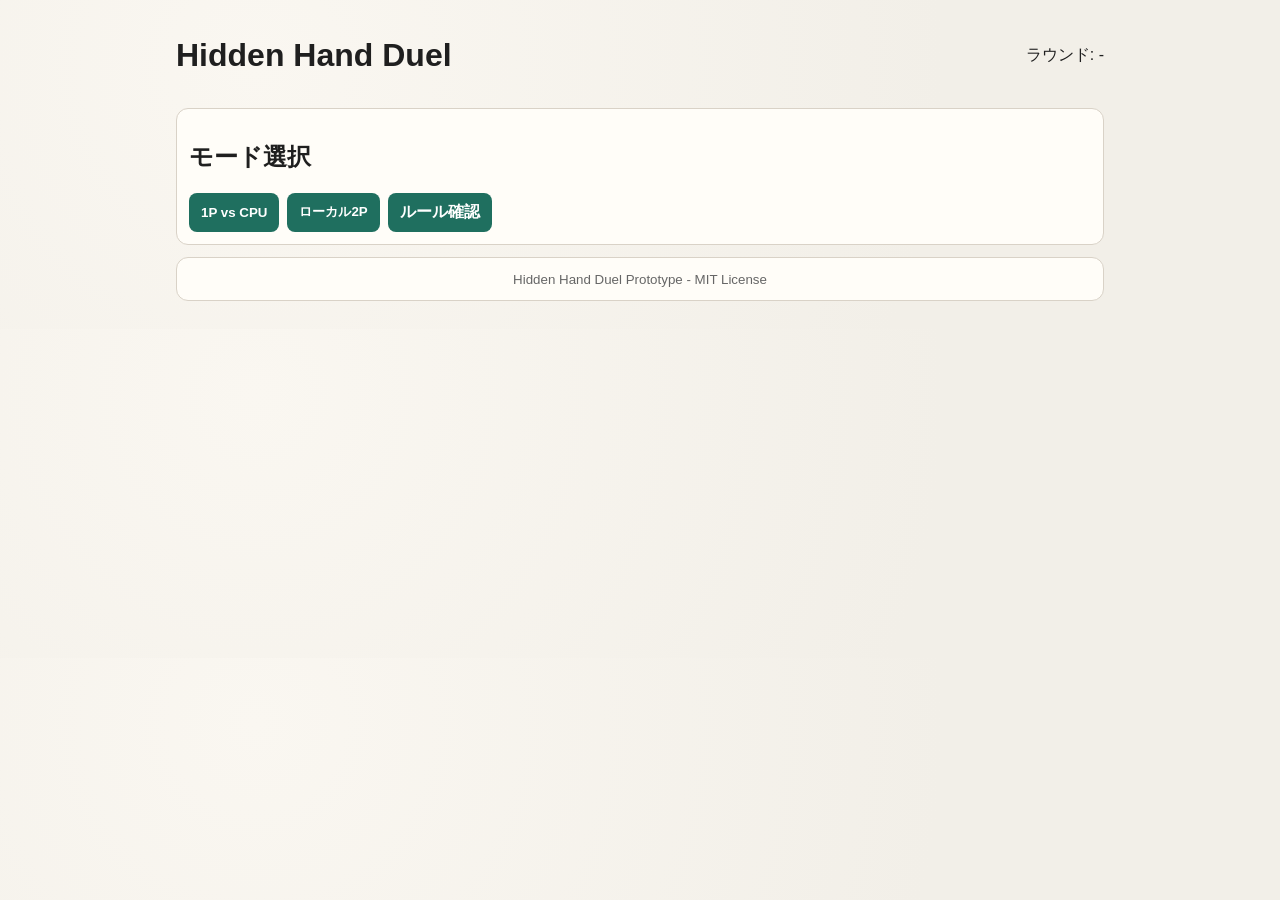
<file: index.html>
﻿<!doctype html>
<html lang="ja">
<head>
  <meta charset="utf-8">
  <meta name="viewport" content="width=device-width, initial-scale=1">
  <title>Hidden Hand Duel</title>
  <meta name="description" content="Rock-Paper-Scissors × カード心理戦のブラウザゲーム。CPU対戦とローカル2Pに対応。">
  <meta name="theme-color" content="#1f6f5f">
  <meta property="og:type" content="website">
  <meta property="og:title" content="Hidden Hand Duel">
  <meta property="og:description" content="Rock-Paper-Scissors × カード心理戦のブラウザゲーム。">
  <meta property="og:url" content="https://dic19milliq.github.io/hidden-hand-duel/">
  <meta property="og:site_name" content="Hidden Hand Duel">
  <meta name="twitter:card" content="summary">
  <meta name="twitter:title" content="Hidden Hand Duel">
  <meta name="twitter:description" content="Rock-Paper-Scissors × カード心理戦のブラウザゲーム。">
  <link rel="canonical" href="https://dic19milliq.github.io/hidden-hand-duel/">
  <link rel="stylesheet" href="style.css">
</head>
<body>
  <main class="app">
    <header class="topbar">
      <h1>Hidden Hand Duel</h1>
      <div id="roundLabel">ラウンド: -</div>
    </header>

    <section id="modeSelect" class="panel">
      <h2>モード選択</h2>
      <div class="row">
        <button id="modeCpuBtn">1P vs CPU</button>
        <button id="modeLocalBtn">ローカル2P</button>
        <a class="button-link" href="rules.html">ルール確認</a>
      </div>
    </section>

    <section id="gameBoard" class="hidden">
      <div class="status-grid">
        <article class="panel">
          <h2 id="p1Name">プレイヤー1</h2>
          <p>HP: <strong id="p1Hp">4</strong></p>
          <p>手札: <strong id="p1HandCount">0</strong> 枚</p>
        </article>

        <article class="panel center">
          <p>山札: <strong id="deckSize">0</strong></p>
          <p>捨て札: <span id="discardText">なし</span></p>
        </article>

        <article class="panel">
          <h2 id="p2Name">相手</h2>
          <p>HP: <strong id="p2Hp">4</strong></p>
          <p>手札: <strong id="p2HandCount">0</strong> 枚</p>
        </article>
      </div>

      <section class="panel">
        <h2 id="turnLabel">ターン</h2>
        <div id="privateInfo" class="private-note hidden"></div>

        <div class="controls">
          <div>
            <h3>じゃんけんを選択</h3>
            <div class="row">
              <label><input type="radio" name="rps" value="rock"> グー</label>
              <label><input type="radio" name="rps" value="paper"> パー</label>
              <label><input type="radio" name="rps" value="scissors"> チョキ</label>
            </div>
          </div>

          <div>
            <h3>効果カード（任意）</h3>
            <select id="cardSelect"></select>
            <div id="cardHint" class="hint"></div>
          </div>

          <button id="confirmBtn">選択を確定</button>
        </div>
      </section>

      <section class="panel" id="revealPanel">
        <h2>ラウンド公開</h2>
        <div id="revealText">まだラウンドは開始していません。</div>
        <div id="resolutionTimeline" class="timeline-wrap hidden"></div>
        <div id="resolutionSummary" class="summary-box hidden"></div>
        <div class="phase-actions">
          <button id="revealEffectsBtn">カード効果を公開して解決</button>
        </div>
      </section>

      <section class="panel">
        <h2>カード効果一覧</h2>
        <ul id="cardCatalog" class="catalog-list"></ul>
      </section>

      <section class="panel">
        <h2>イベントログ（簡易）</h2>
        <ul id="logList"></ul>
      </section>

      <section class="row end-actions">
        <button id="restartBtn">同モードで再スタート</button>
      </section>
    </section>

    <footer class="panel footer-note">
      <small>Hidden Hand Duel Prototype - MIT License</small>
    </footer>
  </main>

  <div id="maskOverlay" class="overlay hidden">
    <div class="overlay-card">
      <h2>端末を渡してください</h2>
      <p id="maskText">プレイヤー2の入力に切り替えます。</p>
      <button id="maskContinueBtn">続ける</button>
    </div>
  </div>

  <script src="cards.js"></script>
  <script src="ai.js"></script>
  <script src="game.js"></script>
</body>
</html>
</file>
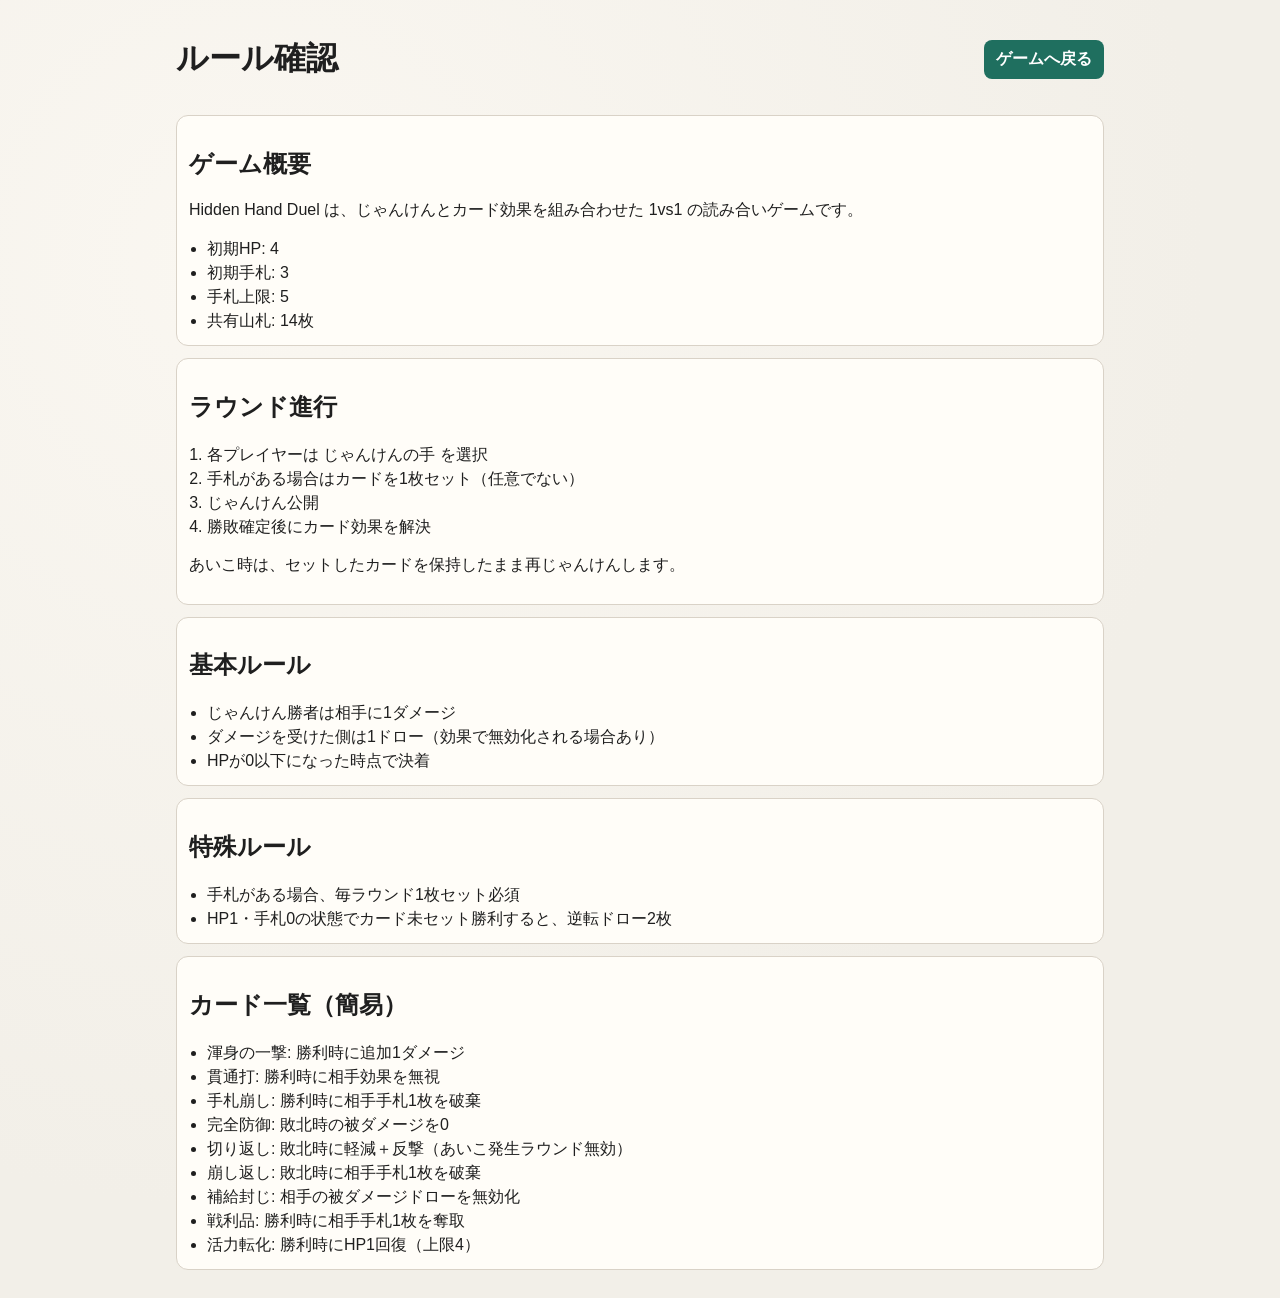
<file: rules.html>
﻿<!doctype html>
<html lang="ja">
<head>
  <meta charset="utf-8">
  <meta name="viewport" content="width=device-width, initial-scale=1">
  <title>ルール確認 | Hidden Hand Duel</title>
  <meta name="description" content="Hidden Hand Duel のルール説明ページ">
  <link rel="stylesheet" href="style.css">
</head>
<body>
  <main class="app">
    <header class="topbar">
      <h1>ルール確認</h1>
      <a class="button-link" href="index.html">ゲームへ戻る</a>
    </header>

    <section class="panel">
      <h2>ゲーム概要</h2>
      <p>Hidden Hand Duel は、じゃんけんとカード効果を組み合わせた 1vs1 の読み合いゲームです。</p>
      <ul class="summary-list">
        <li>初期HP: 4</li>
        <li>初期手札: 3</li>
        <li>手札上限: 5</li>
        <li>共有山札: 14枚</li>
      </ul>
    </section>

    <section class="panel">
      <h2>ラウンド進行</h2>
      <ol class="summary-list">
        <li>各プレイヤーは じゃんけんの手 を選択</li>
        <li>手札がある場合はカードを1枚セット（任意でない）</li>
        <li>じゃんけん公開</li>
        <li>勝敗確定後にカード効果を解決</li>
      </ol>
      <p>あいこ時は、セットしたカードを保持したまま再じゃんけんします。</p>
    </section>

    <section class="panel">
      <h2>基本ルール</h2>
      <ul class="summary-list">
        <li>じゃんけん勝者は相手に1ダメージ</li>
        <li>ダメージを受けた側は1ドロー（効果で無効化される場合あり）</li>
        <li>HPが0以下になった時点で決着</li>
      </ul>
    </section>

    <section class="panel">
      <h2>特殊ルール</h2>
      <ul class="summary-list">
        <li>手札がある場合、毎ラウンド1枚セット必須</li>
        <li>HP1・手札0の状態でカード未セット勝利すると、逆転ドロー2枚</li>
      </ul>
    </section>

    <section class="panel">
      <h2>カード一覧（簡易）</h2>
      <ul class="summary-list">
        <li>渾身の一撃: 勝利時に追加1ダメージ</li>
        <li>貫通打: 勝利時に相手効果を無視</li>
        <li>手札崩し: 勝利時に相手手札1枚を破棄</li>
        <li>完全防御: 敗北時の被ダメージを0</li>
        <li>切り返し: 敗北時に軽減＋反撃（あいこ発生ラウンド無効）</li>
        <li>崩し返し: 敗北時に相手手札1枚を破棄</li>
        <li>補給封じ: 相手の被ダメージドローを無効化</li>
        <li>戦利品: 勝利時に相手手札1枚を奪取</li>
        <li>活力転化: 勝利時にHP1回復（上限4）</li>
      </ul>
    </section>
  </main>
</body>
</html>
</file>
<file: style.css>
﻿:root {
  color-scheme: light;
  --bg: #f2efe8;
  --panel: #fffdf8;
  --ink: #1f1f1f;
  --accent: #1f6f5f;
  --line: #d9d2c7;
  --ok: #2f855a;
  --warn: #a16207;
  --bad: #c53030;
  --muted: #6b7280;
}

* {
  box-sizing: border-box;
}

body {
  margin: 0;
  font-family: "Trebuchet MS", "Segoe UI", sans-serif;
  background: radial-gradient(circle at 20% 20%, #faf7f1 0%, var(--bg) 65%);
  color: var(--ink);
}

.app {
  max-width: 960px;
  margin: 0 auto;
  padding: 16px;
}

.topbar {
  display: flex;
  justify-content: space-between;
  align-items: center;
  margin-bottom: 12px;
}

.panel {
  background: var(--panel);
  border: 1px solid var(--line);
  border-radius: 12px;
  padding: 12px;
  margin-bottom: 12px;
}

.center {
  text-align: center;
}

.status-grid {
  display: grid;
  grid-template-columns: 1fr 1fr 1fr;
  gap: 10px;
}

.controls {
  display: grid;
  grid-template-columns: 1fr 1fr auto;
  align-items: end;
  gap: 10px;
}

.phase-actions {
  margin-top: 12px;
  display: flex;
  justify-content: flex-end;
}

.row {
  display: flex;
  gap: 8px;
  flex-wrap: wrap;
}

button,
.button-link {
  border: 0;
  border-radius: 8px;
  padding: 9px 12px;
  background: var(--accent);
  color: #fff;
  cursor: pointer;
  font-weight: 600;
}

button:hover {
  filter: brightness(0.95);
}

button:disabled {
  opacity: 0.55;
  cursor: not-allowed;
}

select {
  min-width: 220px;
  padding: 7px;
  border-radius: 8px;
  border: 1px solid var(--line);
}

.hint {
  font-size: 0.9rem;
  color: #555;
  margin-top: 6px;
}

.private-note {
  background: #fff4d6;
  border: 1px solid #eecb79;
  border-radius: 8px;
  padding: 8px;
  margin-bottom: 8px;
}

#revealText {
  line-height: 1.6;
}

.reveal-wrap {
  border: 1px solid var(--line);
  border-radius: 10px;
  background: #fffaf1;
  padding: 10px;
}

.reveal-head {
  font-weight: 700;
  margin-bottom: 8px;
}

.reveal-grid {
  display: grid;
  grid-template-columns: 1fr 1fr;
  gap: 10px;
}

.reveal-lane {
  border: 1px solid var(--line);
  border-radius: 10px;
  background: #fff;
  padding: 10px;
  text-align: center;
}

.lane-name {
  font-weight: 700;
  margin-bottom: 6px;
}

.lane-hand {
  font-size: 3rem;
  line-height: 1;
}

.lane-label {
  margin-top: 4px;
}

.outcome-badge {
  display: inline-block;
  margin-top: 8px;
  padding: 3px 10px;
  border-radius: 999px;
  font-weight: 700;
  color: #fff;
}

.badge-win {
  background: var(--ok);
}

.badge-loss {
  background: var(--bad);
}

.badge-tie {
  background: var(--muted);
}

.lane-card {
  margin-top: 8px;
  border-radius: 8px;
  border: 1px solid var(--line);
  padding: 6px 8px;
  font-weight: 700;
}

.card-hidden {
  background: linear-gradient(135deg, #3f3f46, #111827);
  color: #f9fafb;
  animation: cardPulse 1.2s ease-in-out infinite;
}

.card-revealed {
  background: #f0fff8;
  color: #114337;
  border-color: #9ad3b6;
  animation: cardFlip 240ms ease-out;
}

.lane-extra {
  margin-top: 8px;
  font-size: 0.9rem;
  color: #444;
}

.timeline-wrap {
  margin-top: 10px;
  border: 1px solid #d7e3df;
  background: #f9fcfb;
  border-radius: 10px;
  padding: 10px;
}

.timeline-list {
  list-style: none;
  margin: 0;
  padding: 0;
  display: grid;
  gap: 8px;
}

.timeline-item {
  border: 1px solid var(--line);
  border-left-width: 5px;
  border-radius: 8px;
  background: #fff;
  padding: 8px;
  opacity: 0;
  transform: translateY(8px);
  animation: timelineIn 260ms ease-out forwards;
  animation-delay: calc(var(--step) * 120ms);
}

.result-success {
  border-left-color: var(--ok);
}

.result-no_effect,
.result-not_triggered {
  border-left-color: var(--warn);
}

.result-ignored {
  border-left-color: var(--bad);
}

.result-info {
  border-left-color: var(--muted);
}

.event-top {
  display: flex;
  align-items: center;
  gap: 8px;
  flex-wrap: wrap;
}

.event-phase {
  display: inline-block;
  font-size: 0.78rem;
  font-weight: 800;
  letter-spacing: 0.04em;
  padding: 2px 6px;
  border-radius: 999px;
  color: #fff;
  background: #3f6d63;
}

.event-actor {
  font-weight: 700;
}

.event-card {
  font-size: 0.88rem;
  color: #2f4b43;
  background: #e9f5f1;
  border-radius: 999px;
  padding: 2px 8px;
}

.event-body {
  margin-top: 4px;
  font-size: 0.92rem;
}

.event-delta {
  margin-top: 5px;
  display: inline-block;
  font-size: 0.82rem;
  color: #0f5132;
  background: #e5f7ee;
  border-radius: 6px;
  padding: 2px 6px;
}

.summary-box {
  margin-top: 10px;
  border: 1px solid #cdd8d4;
  background: #f6fbf9;
  border-radius: 10px;
  padding: 10px;
}

.summary-title {
  font-weight: 700;
  margin-bottom: 6px;
}

.summary-list {
  margin: 0;
  padding-left: 18px;
  line-height: 1.5;
}

#logList {
  margin: 0;
  padding-left: 20px;
  max-height: 180px;
  overflow-y: auto;
}

.catalog-list {
  margin: 0;
  padding-left: 20px;
  line-height: 1.6;
}

.end-actions {
  justify-content: flex-end;
}

.overlay {
  position: fixed;
  inset: 0;
  background: rgba(0, 0, 0, 0.7);
  display: grid;
  place-items: center;
  z-index: 50;
}

.overlay-card {
  background: #fff;
  border-radius: 12px;
  padding: 20px;
  max-width: 360px;
  text-align: center;
}

.hidden {
  display: none !important;
}

@media (max-width: 760px) {
  .status-grid {
    grid-template-columns: 1fr;
  }

  .controls {
    grid-template-columns: 1fr;
  }

  .reveal-grid {
    grid-template-columns: 1fr;
  }

  .timeline-item {
    padding: 10px;
  }

  .event-body {
    font-size: 0.95rem;
  }

  button,
.button-link {
    min-height: 42px;
  }

  select {
    width: 100%;
    min-width: 0;
    min-height: 40px;
  }
}

.footer-note {
  text-align: center;
  color: #666;
}

.summary-decision {
  color: #c53030;
  font-size: 1.1rem;
  font-weight: 800;
}

@keyframes cardPulse {
  0% {
    transform: scale(1);
  }
  50% {
    transform: scale(1.02);
  }
  100% {
    transform: scale(1);
  }
}

@keyframes cardFlip {
  0% {
    transform: rotateY(82deg);
    opacity: 0.35;
  }
  100% {
    transform: rotateY(0deg);
    opacity: 1;
  }
}

@keyframes timelineIn {
  from {
    opacity: 0;
    transform: translateY(8px);
  }
  to {
    opacity: 1;
    transform: translateY(0);
  }
}

.timeline-top {
  display: flex;
  justify-content: space-between;
  align-items: center;
  gap: 10px;
  margin-bottom: 8px;
}

.timeline-progress {
  font-weight: 700;
}

.timeline-toggle {
  font-size: 0.86rem;
  color: #374151;
  display: inline-flex;
  align-items: center;
  gap: 6px;
}

.timeline-hud {
  display: grid;
  grid-template-columns: 1fr 1fr;
  gap: 8px;
  margin-bottom: 8px;
}

.hud-item {
  border: 1px solid #cfd8d3;
  background: #ffffff;
  border-radius: 8px;
  padding: 6px 8px;
  font-size: 0.9rem;
}

.timeline-stage {
  border: 1px solid var(--line);
  border-left-width: 5px;
  border-radius: 8px;
  background: #fff;
  padding: 10px;
  min-height: 88px;
  animation: timelineIn 180ms ease-out;
}

.timeline-actions {
  margin-top: 8px;
  display: flex;
  align-items: center;
  gap: 10px;
}

.timeline-skip {
  min-width: 210px;
}

.timeline-hint {
  font-size: 0.86rem;
  color: #4b5563;
}

@media (max-width: 760px) {
  .timeline-top {
    flex-direction: column;
    align-items: flex-start;
  }

  .timeline-hud {
    grid-template-columns: 1fr;
  }

  .timeline-actions {
    flex-direction: column;
    align-items: flex-start;
  }
}







.button-link {
  display: inline-flex;
  align-items: center;
  justify-content: center;
  text-decoration: none;
}
</file>
